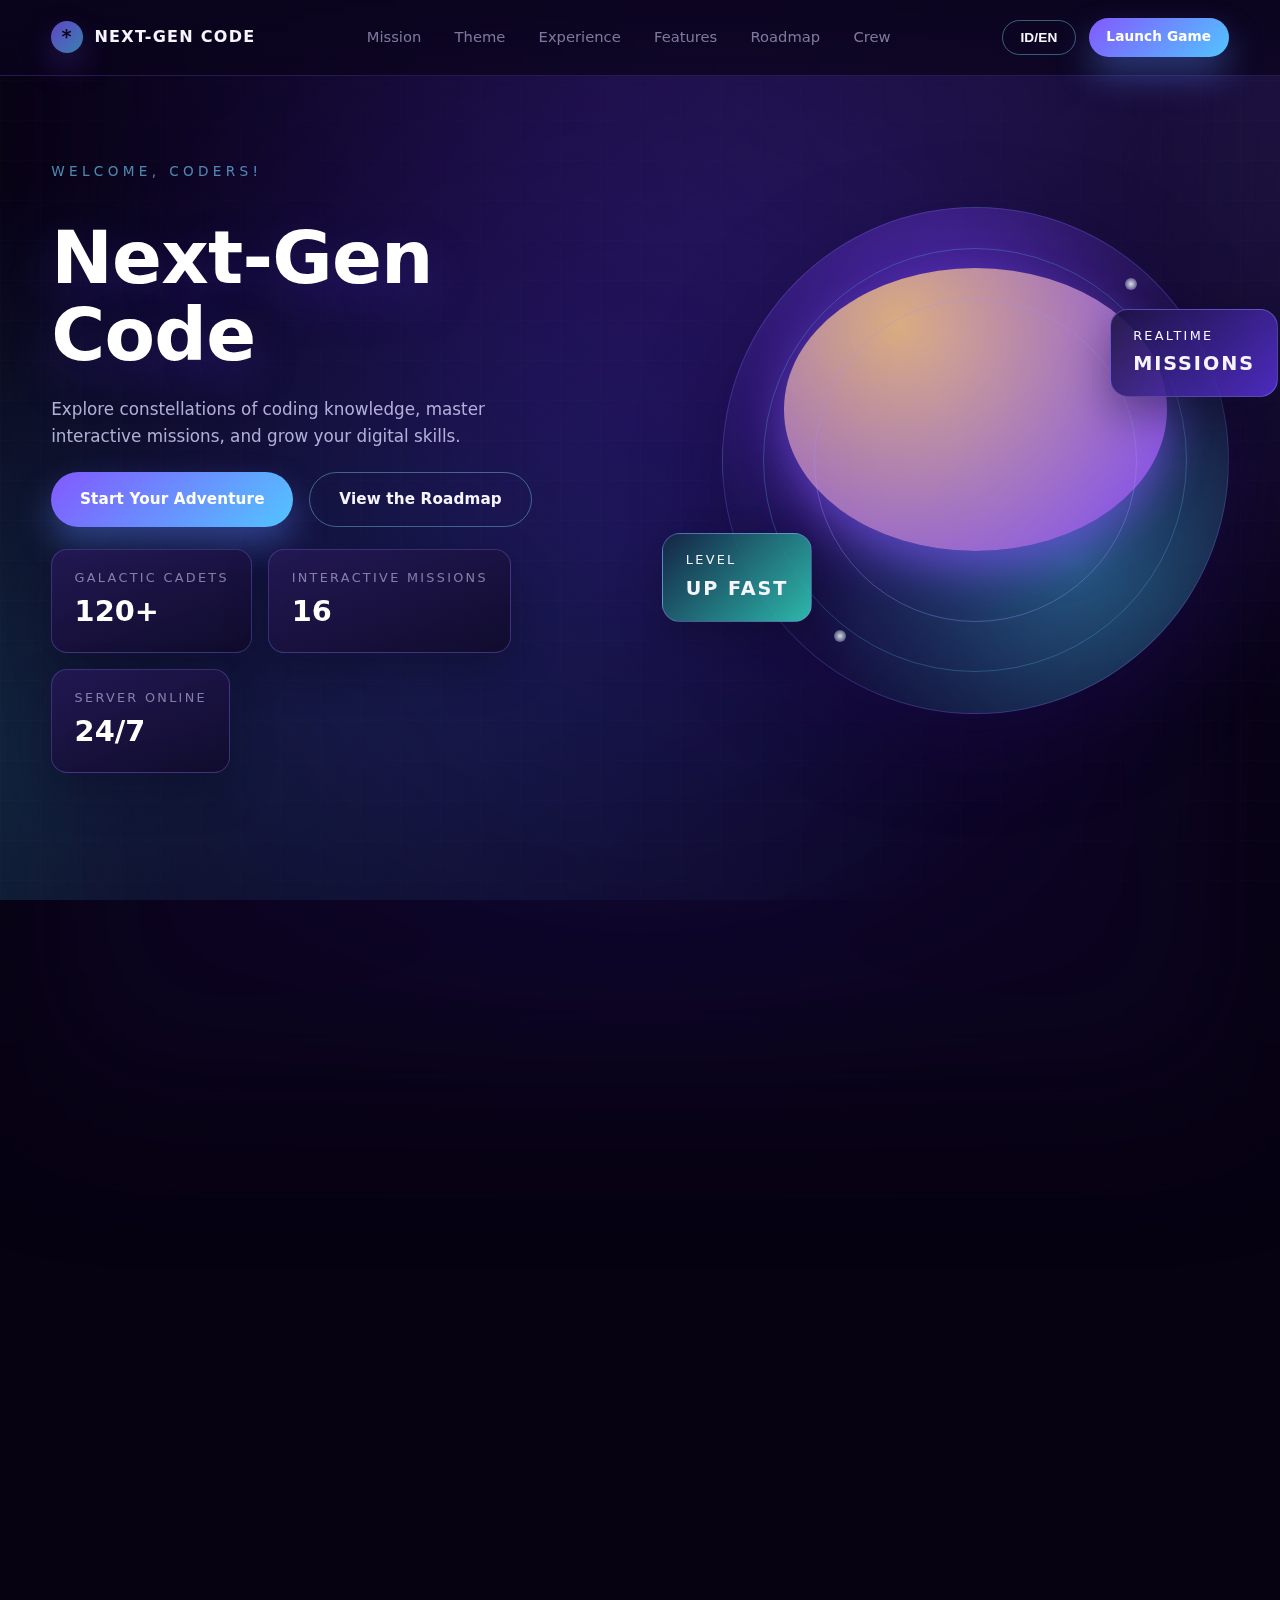
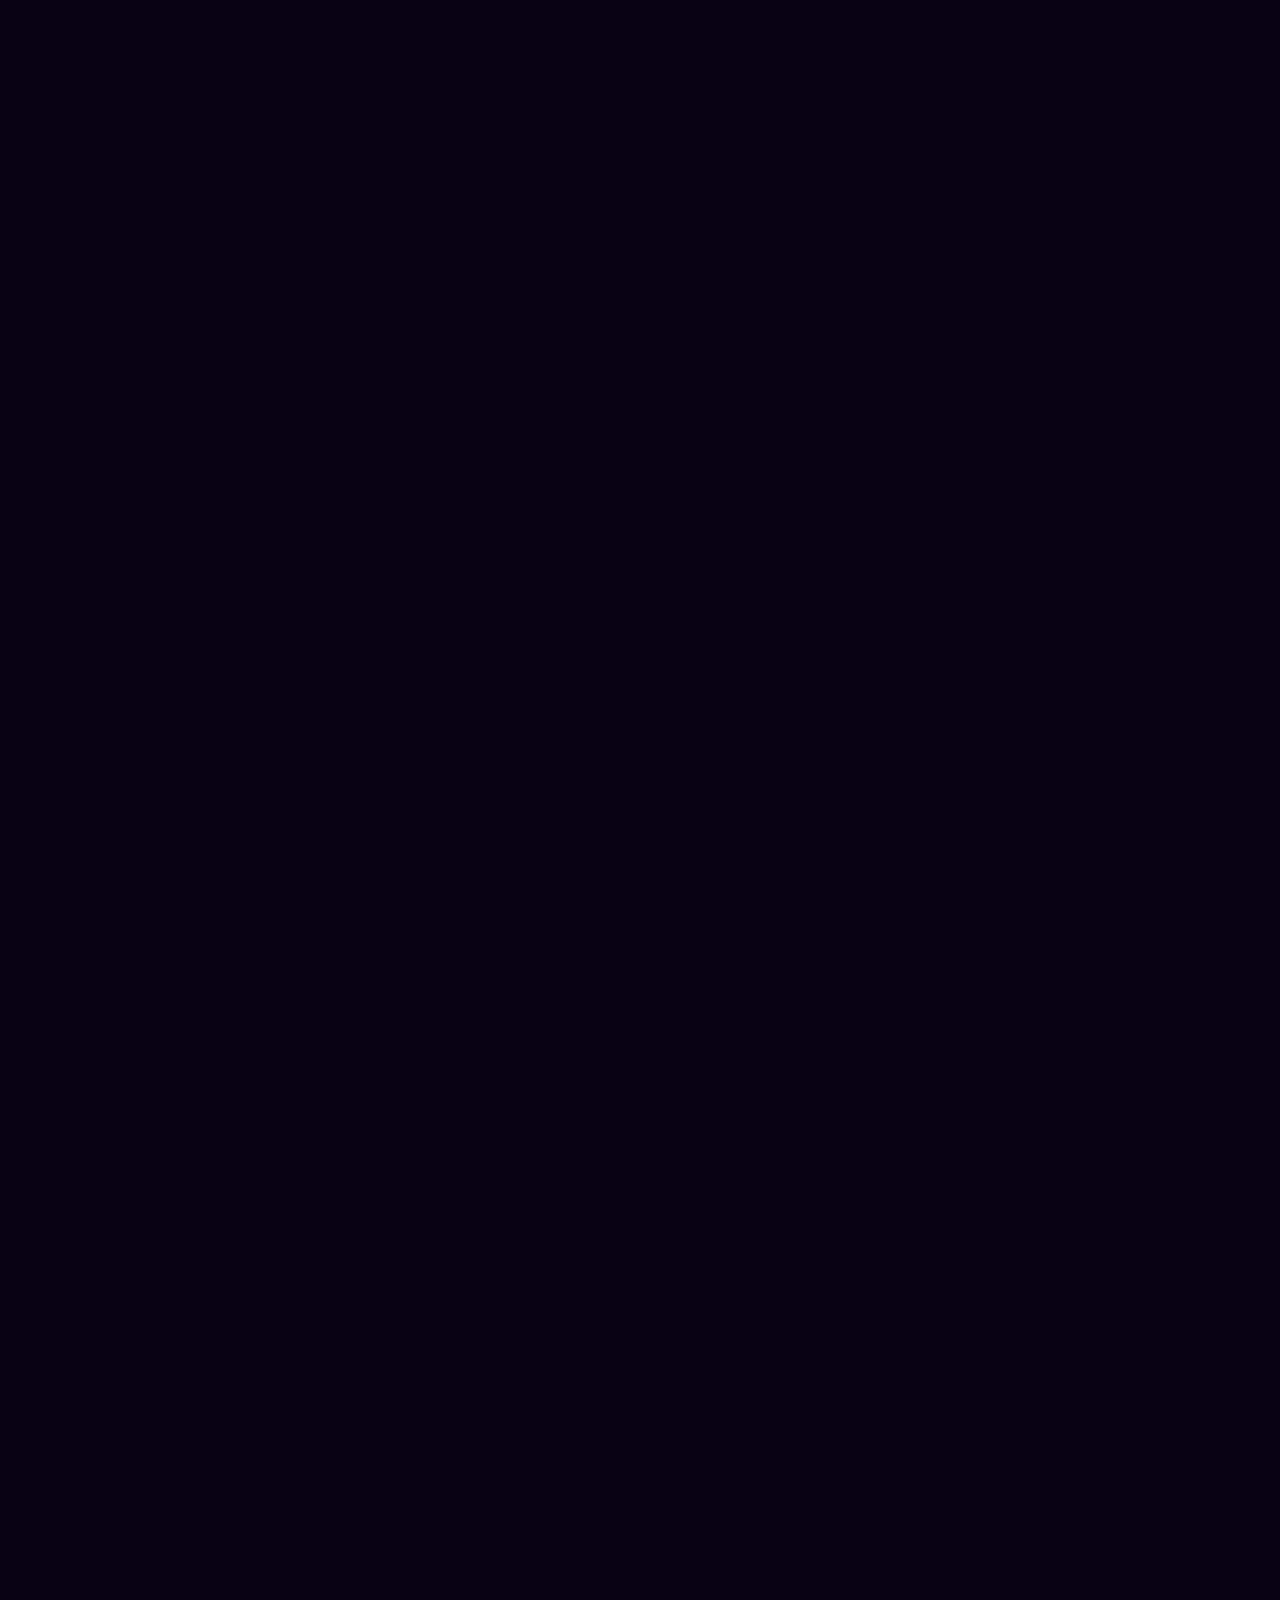
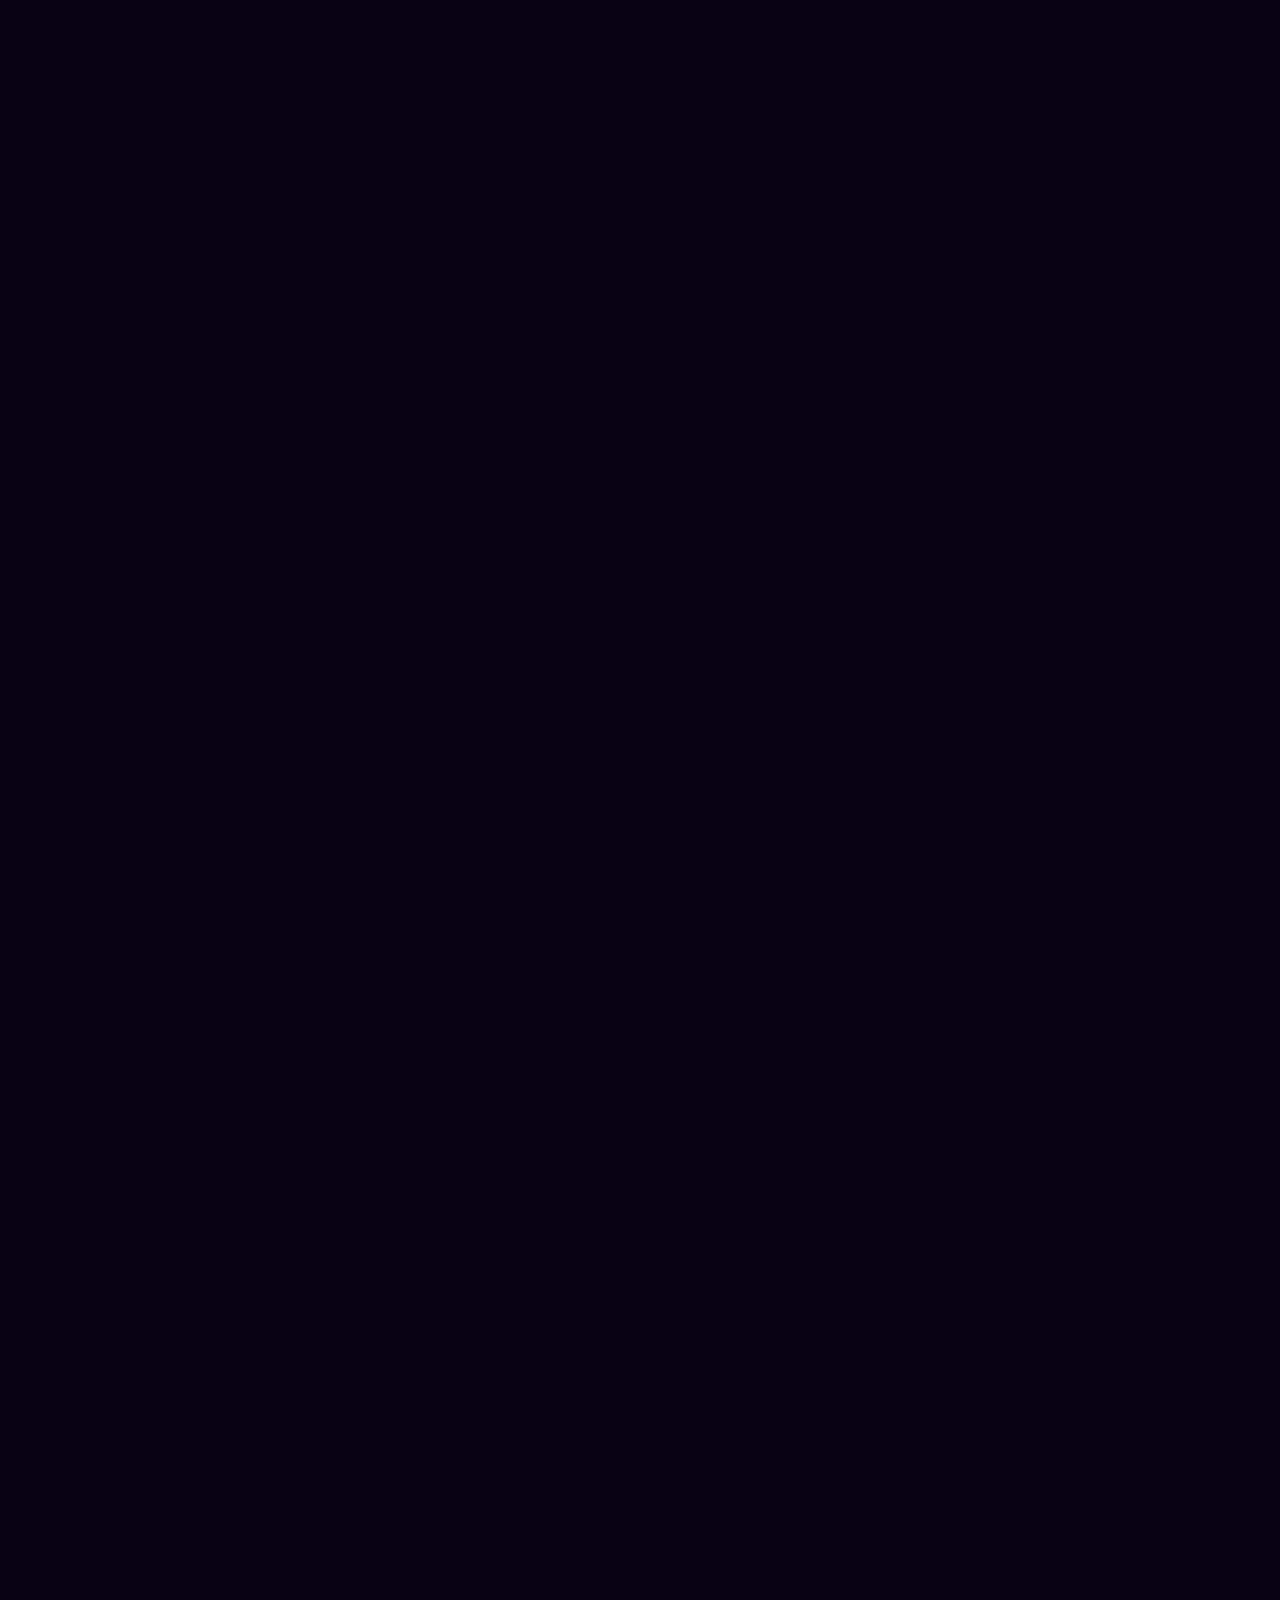
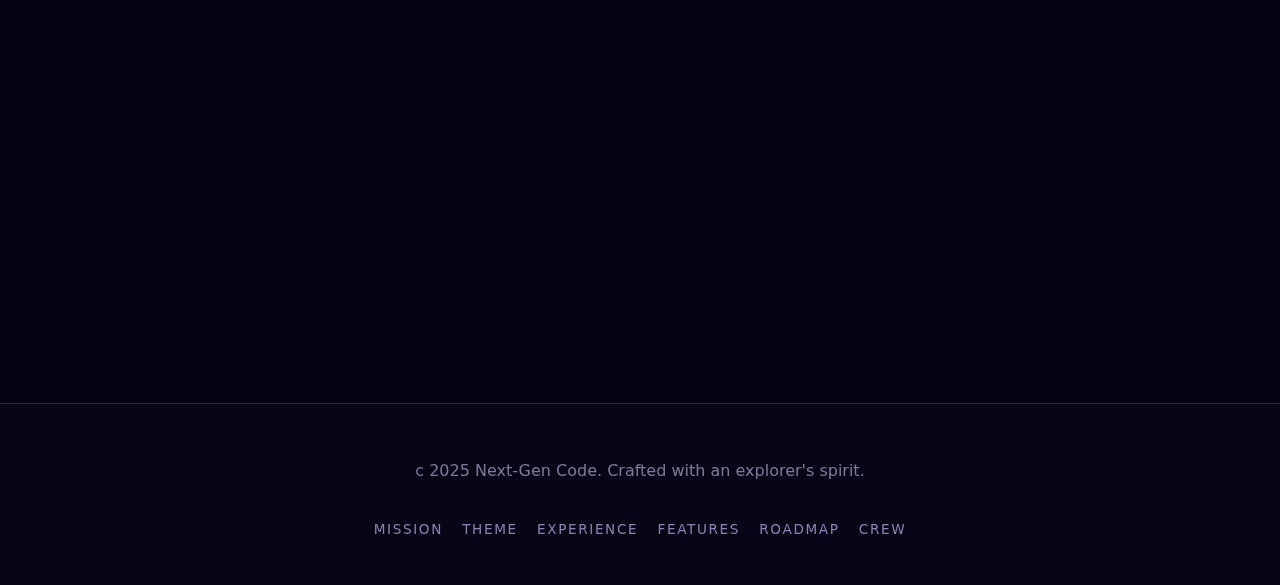
<file: index.html>
<!DOCTYPE html>
<html lang="en">
<head>
  <meta charset="UTF-8">
  <meta name="viewport" content="width=device-width, initial-scale=1.0">
  <title>Next-Gen Code</title>
  <link rel="stylesheet" href="static/css/index.css">
</head>
<body class="landing">
  <div class="background-scene" aria-hidden="true">
    <div class="background-gradient"></div>
    <div class="background-grid"></div>
    <div class="background-glow"></div>
  </div>

  <header class="landing-header" data-aos="fade">
    <div class="layout-shell">
      <div class="brand">
        <span class="brand-mark">*</span>
        <span class="brand-name">Next-Gen Code</span>
      </div>
      <nav class="nav-links" aria-label="Primary">
        <a href="#mission" data-i18n="nav.mission">Mission</a>
        <a href="#theme" data-i18n="nav.theme">Theme</a>
        <a href="#experience" data-i18n="nav.experience">Experience</a>
        <a href="#features" data-i18n="nav.features">Features</a>
        <a href="#roadmap" data-i18n="nav.roadmap">Roadmap</a>
        <a href="#crew" data-i18n="nav.crew">Crew</a>
      </nav>
      <div class="nav-actions">
        <button type="button" class="btn outline small" id="langToggle" aria-label="Switch to Indonesian" aria-pressed="false">ID/EN</button>
        <a href="game.html" class="btn small">Launch Game</a>
      </div>
    </div>
  </header>

  <main>
    <section class="hero" id="mission" data-aos="fade">
      <div class="layout-shell hero-shell">
        <div class="hero-content">
          <p class="hero-eyebrow">Welcome, Coders!</p>
          <h1 class="hero-title">Next-Gen Code</h1>
          <p class="hero-subtitle" data-i18n="hero.subtitle">Explore constellations of coding knowledge, master interactive missions, and grow your digital skills.</p>
          <div class="hero-actions">
            <a href="game.html" class="btn" data-i18n="hero.ctaPrimary">Start Your Adventure</a>
            <a href="#roadmap" class="btn outline" data-i18n="hero.ctaSecondary">View the Roadmap</a>
          </div>
          <dl class="hero-stats">
            <div class="stat-card" data-aos="fade-up">
              <dt>Galactic Cadets</dt>
              <dd>120+</dd>
            </div>
            <div class="stat-card" data-aos="fade-up">
              <dt data-i18n="hero.stats.missions">Interactive Missions</dt>
              <dd>16</dd>
            </div>
            <div class="stat-card" data-aos="fade-up">
              <dt>Server Online</dt>
              <dd>24/7</dd>
            </div>
          </dl>
        </div>
        <div class="hero-visual" aria-hidden="true">
          <div class="hero-planet"></div>
          <div class="hero-ring hero-ring-one"></div>
          <div class="hero-ring hero-ring-two"></div>
          <div class="hero-spark hero-spark-one"></div>
          <div class="hero-spark hero-spark-two"></div>
          <div class="hero-module">
            <span>Realtime</span>
            <strong>Missions</strong>
          </div>
          <div class="hero-module alt">
            <span>Level</span>
            <strong>Up Fast</strong>
          </div>
        </div>
      </div>
    </section>

    <section class="theme-section" id="theme" data-aos="fade">
      <div class="theme-glow" aria-hidden="true"></div>
      <div class="theme-inner">
        <div class="theme-header" data-aos="fade">
          <span class="theme-eyebrow">Competition Pillars</span>
          <h2 class="theme-title" data-i18n="theme.title">Theme &amp; Subthemes</h2>
          <p class="theme-description" data-i18n="theme.body">The National Coding &amp; Game Championship 2025 carries the theme "Next-Gen Code: Fly Higher to Digital Universe". We emphasize creativity, interactivity and gameplay, technical excellence, visual &amp; UX polish, and originality.</p>
        </div>
        <div class="theme-grid">
          <article class="theme-card theme-card--adventure" tabindex="0" data-aos="fade-up">
            <div class="theme-card-top">
              <span class="theme-card-icon" aria-hidden="true">
                <svg viewBox="0 0 24 24" focusable="false">
                  <path d="M12 3c2.3 2 3.7 5.6 3.7 8.6v0.7l2.3 2.4-2.3 2.4v0.7c0 3-1.4 6.6-3.7 8.6-2.3-2-3.7-5.6-3.7-8.6v-0.7l-2.3-2.4 2.3-2.4v-0.7C8.3 8.6 9.7 5 12 3z" />
                  <path d="M10 14l2 2 2-2" />
                  <path d="M12 9.5v2.5" />
                </svg>
              </span>
              <span class="theme-card-arrow" aria-hidden="true">&rarr;</span>
            </div>
            <h3>Space Adventure</h3>
            <p data-i18n="theme.card.space">Create journeys across cosmic frontiers, from asteroid escapes to cooperative docking missions.</p>
          </article>
          <article class="theme-card theme-card--learn" tabindex="0" data-aos="fade-up">
            <div class="theme-card-top">
              <span class="theme-card-icon" aria-hidden="true">
                <svg viewBox="0 0 24 24" focusable="false">
                  <path d="M4 7.5l8-3 8 3-8 3-8-3z" />
                  <path d="M6 10v5c0 1.7 2.7 3 6 3s6-1.3 6-3v-5" />
                  <path d="M10 12h4" />
                </svg>
              </span>
              <span class="theme-card-arrow" aria-hidden="true">&rarr;</span>
            </div>
            <h3>Learn &amp; Play</h3>
            <p data-i18n="theme.card.learn">Blend playful challenges with lessons that help cadets master digital literacy and coding logic.</p>
          </article>
          <article class="theme-card theme-card--culture" tabindex="0" data-aos="fade-up">
            <div class="theme-card-top">
              <span class="theme-card-icon" aria-hidden="true">
                <svg viewBox="0 0 24 24" focusable="false">
                  <path d="M5 6h14l-2 12H7L5 6z" />
                  <path d="M9 10h6" />
                  <path d="M9 13h4" />
                  <path d="M10 6l1-3h2l1 3" />
                </svg>
              </span>
              <span class="theme-card-arrow" aria-hidden="true">&rarr;</span>
            </div>
            <h3>Digital Culture</h3>
            <p data-i18n="theme.card.culture">Celebrate creativity, culture, and futuristic storytelling through immersive interactive media.</p>
          </article>
        </div>
        <p class="theme-note" data-i18n="theme.note"><strong>Projects may include:</strong> web-based educational games, interactive quizzes, light adventures, web animations, interactive storytelling, and other relevant innovative forms.</p>
      </div>
    </section>

    <section class="immersion-section" id="experience" data-aos="fade">
      <div class="section-heading">
        <span class="eyebrow" data-i18n="immersion.eyebrow">Immersive Experience</span>
        <h2 data-i18n="immersion.heading">Why Coders Love Next-Gen Code?</h2>
        <p data-i18n="immersion.caption">Hover over the cards to preview enhancements.</p>
      </div>
      <div class="immersion-layout">
        <div class="immersion-grid">
          <article class="immersion-card" data-experience="missions" tabindex="0" data-aos="fade-up">
            <h3 data-i18n="immersion.card1.title">Dynamic Mission Briefs</h3>
            <p data-i18n="immersion.card1.body">Receive adaptive objectives, narrative snippets, and hints as waves intensify.</p>
          </article>
          <article class="immersion-card" data-experience="progression" tabindex="0" data-aos="fade-up">
            <h3 data-i18n="immersion.card2.title">Progressive Skill Tree</h3>
            <p data-i18n="immersion.card2.body">Earn badges, unlock weapon mods, and showcase mastery through seasonal leaderboards.</p>
          </article>
          <article class="immersion-card" data-experience="coop" tabindex="0" data-aos="fade-up">
            <h3 data-i18n="immersion.card3.title">Squad Collaboration</h3>
            <p data-i18n="immersion.card3.body">Pair up for co-op challenges, share loadouts, and create micro-events for your crew.</p>
          </article>
        </div>
        <div class="immersion-holo" aria-hidden="true" data-aos="fade">
          <div class="holo-orb"></div>
          <p class="holo-caption">Mission intel adapts to your style.</p>
        </div>
      </div>
    </section>

    <section class="feature-section" id="features" data-aos="fade">
      <div class="section-heading">
        <p class="eyebrow" data-i18n="features.eyebrow">Key Features</p>
        <h2 data-i18n="features.heading">Learn While Adventuring</h2>
        <p data-i18n="features.description">Traverse a galaxy of coding modules with arcade gameplay, leaderboards, and adaptive learning.</p>
      </div>
      <div class="feature-grid">
        <article class="feature-card" data-aos="fade-up">
          <div class="feature-card-header">
            <span class="feature-icon" aria-hidden="true">01</span>
            <h3 data-i18n="features.card1.title">Interactive Simulation</h3>
          </div>
          <p data-i18n="features.card1.body">Use the game canvas to grasp logic, 2D physics, and particle systems firsthand.</p>
          <ul>
            <li data-i18n="features.card1.item1">Challenge-based modules</li>
            <li data-i18n="features.card1.item2">Real-time visual analysis</li>
            <li data-i18n="features.card1.item3">Integrated tutorials</li>
          </ul>
        </article>
        <article class="feature-card" data-aos="fade-up">
          <div class="feature-card-header">
            <span class="feature-icon" aria-hidden="true">02</span>
            <h3 data-i18n="features.card2.title">Cosmic Curriculum</h3>
          </div>
          <p data-i18n="features.card2.body">Each planet represents a different coding topic, from Python fundamentals to simple AI.</p>
          <ul>
            <li data-i18n="features.card2.item1">Automatically tiered levels</li>
            <li data-i18n="features.card2.item2">Badges for every achievement</li>
            <li data-i18n="features.card2.item3">Bilingual content (ID &amp; EN)</li>
          </ul>
        </article>
        <article class="feature-card" data-aos="fade-up">
          <div class="feature-card-header">
            <span class="feature-icon" aria-hidden="true">03</span>
            <h3 data-i18n="features.card3.title">Community &amp; Crew</h3>
          </div>
          <p data-i18n="features.card3.body">Collaborate with teammates, join weekly events, and build open source projects together.</p>
          <ul>
            <li>Squad voice channel</li>
            <li data-i18n="features.card3.item2">Industry mentors</li>
            <li data-i18n="features.card3.item3">Cross-school leaderboards</li>
          </ul>
        </article>
      </div>
    </section>

    <section class="roadmap" id="roadmap" data-aos="fade">
      <div class="section-heading">
        <p class="eyebrow">Roadmap</p>
        <h2 data-i18n="roadmap.heading">Learning Orbit Trajectory</h2>
        <p data-i18n="roadmap.description">Follow mission phases designed so every cadet can level up step by step.</p>
      </div>
      <ol class="roadmap-track">
        <li data-aos="fade-up">
          <header>
            <span class="stage">Stage 01</span>
            <h3>Bootcamp Launch</h3>
          </header>
          <p data-i18n="roadmap.stage1">Fundamental syntax training, simple algorithms, and an introduction to the Flask environment.</p>
        </li>
        <li data-aos="fade-up">
          <header>
            <span class="stage">Stage 02</span>
            <h3>Galaxy Builder</h3>
          </header>
          <p data-i18n="roadmap.stage2">Build mini-games, manipulate the canvas, and apply OOP concepts to the game loop.</p>
        </li>
        <li data-aos="fade-up">
          <header>
            <span class="stage">Stage 03</span>
            <h3>Hyperdrive Collaboration</h3>
          </header>
          <p data-i18n="roadmap.stage3">Integrate APIs, leaderboards, and deployment so every cadet can access the missions.</p>
        </li>
      </ol>
    </section>

    <section class="crew" id="crew" data-aos="fade">
      <div class="section-heading">
        <p class="eyebrow">Galactic Crew</p>
        <h2>Mentor &amp; Navigator</h2>
        <p data-i18n="crew.subtitle">A team ready to guide you through the nebula of coding challenges.</p>
      </div>
      <div class="crew-grid">
        <article class="crew-card" data-aos="fade-up">
          <div class="avatar" aria-hidden="true">RR</div>
          <h3>Revan Ramadhan</h3>
          <p>Navigator AI &amp; Gameplay</p>
          <span data-i18n="crew.member1">Blends storytelling with educational interaction.</span>
        </article>
        <article class="crew-card" data-aos="fade-up">
          <div class="avatar" aria-hidden="true">RR</div>
          <h3>Revan Ramadhan</h3>
          <p>Lead Engineer</p>
          <span data-i18n="crew.member2">Designs modular, scalable game architecture.</span>
        </article>
        <article class="crew-card" data-aos="fade-up">
          <div class="avatar" aria-hidden="true">RR</div>
          <h3>Revan Ramadhan</h3>
          <p>Creative Director</p>
          <span data-i18n="crew.member3">Curates cosmic visuals to stay immersive and inspiring.</span>
        </article>
      </div>
    </section>

    <section class="cta" data-aos="fade">
      <div class="cta-card">
        <h2 data-i18n="cta.heading">Ready to launch your first mission?</h2>
        <p data-i18n="cta.body">Hit the Launch Game button and explore a cosmic canvas filled with thrilling challenges.</p>
        <a href="game.html" class="btn" data-i18n="cta.button">Launch the Game Now</a>
      </div>
    </section>
  </main>

  <footer class="landing-footer">
    <div class="layout-shell footer-shell">
      <p data-i18n="footer.copy">&copy; 2025 Next-Gen Code. Crafted with an explorer's spirit.</p>
      <div class="footer-links">
        <a href="#mission" data-i18n="nav.mission">Mission</a>
        <a href="#theme" data-i18n="nav.theme">Theme</a>
        <a href="#experience" data-i18n="nav.experience">Experience</a>
        <a href="#features" data-i18n="nav.features">Features</a>
        <a href="#roadmap" data-i18n="nav.roadmap">Roadmap</a>
        <a href="#crew" data-i18n="nav.crew">Crew</a>
      </div>
    </div>
  </footer>

  <script>
    (() => {
      const translations = {
        en: {
          "hero.subtitle": "Explore constellations of coding knowledge, master interactive missions, and grow your digital skills.",
          "hero.ctaPrimary": "Start Your Adventure",
          "hero.ctaSecondary": "View the Roadmap",
          "hero.stats.missions": "Interactive Missions",
          "nav.mission": "Mission",
          "nav.theme": "Theme",
          "nav.experience": "Experience",
          "nav.features": "Features",
          "nav.roadmap": "Roadmap",
          "nav.crew": "Crew",
          "theme.title": "Theme & Subthemes",
          "theme.body": "The National Coding & Game Championship 2025 carries the theme 'Galaxy of Coders: Fly Higher to Digital Universe'. I emphasize creativity, interactivity & gameplay, technical quality, visual & UX excellence, and originality.",
          "theme.card.space": "Create journeys across cosmic frontiers, from asteroid escapes to cooperative docking missions.",
          "theme.card.learn": "Blend playful challenges with lessons that help cadets master digital literacy and coding logic.",
          "theme.card.culture": "Celebrate creativity, culture, and futuristic storytelling through immersive interactive media.",
          "theme.note": "Projects may include: web-based educational games, interactive quizzes, light adventures, web animations, interactive storytelling, and other relevant innovative forms.",
          "immersion.eyebrow": "Immersive Experience",
          "immersion.heading": "Why Coders Love Next-Gen Code?",
          "immersion.card1.title": "Dynamic Mission Briefs",
          "immersion.card1.body": "Receive adaptive objectives, narrative snippets, and hints as waves intensify.",
          "immersion.card2.title": "Progressive Skill Tree",
          "immersion.card2.body": "Earn badges, unlock weapon mods, and showcase mastery through seasonal leaderboards.",
          "immersion.card3.title": "Squad Collaboration",
          "immersion.card3.body": "Pair up for co-op challenges, share loadouts, and create micro-events for your crew.",
          "immersion.caption": "Hover over the cards to preview enhancements.",
          "features.eyebrow": "Key Features",
          "features.heading": "Learn While Adventuring",
          "features.description": "Traverse a galaxy of coding modules with arcade gameplay, leaderboards, and adaptive learning.",
          "features.card1.title": "Interactive Simulation",
          "features.card1.body": "Use the game canvas to grasp logic, 2D physics, and particle systems firsthand.",
          "features.card1.item1": "Challenge-based modules",
          "features.card1.item2": "Real-time visual analysis",
          "features.card1.item3": "Integrated tutorials",
          "features.card2.title": "Cosmic Curriculum",
          "features.card2.body": "Each planet represents a different coding topic, from Python fundamentals to simple AI.",
          "features.card2.item1": "Automatically tiered levels",
          "features.card2.item2": "Badges for every achievement",
          "features.card2.item3": "Bilingual content (ID & EN)",
          "features.card3.title": "Community & Crew",
          "features.card3.body": "Collaborate with teammates, join weekly events, and build open source projects together.",
          "features.card3.item2": "Industry mentors",
          "features.card3.item3": "Cross-school leaderboards",
          "roadmap.heading": "Learning Orbit Trajectory",
          "roadmap.description": "Follow mission phases designed so every cadet can level up step by step.",
          "roadmap.stage1": "Fundamental syntax training, simple algorithms, and an introduction to the Flask environment.",
          "roadmap.stage2": "Build mini-games, manipulate the canvas, and apply OOP concepts to the game loop.",
          "roadmap.stage3": "Integrate APIs, leaderboards, and deployment so every cadet can access the missions.",
          "crew.subtitle": "A team ready to guide you through the nebula of coding challenges.",
          "crew.member1": "Blends storytelling with educational interaction.",
          "crew.member2": "Designs modular, scalable game architecture.",
          "crew.member3": "Curates cosmic visuals to stay immersive and inspiring.",
          "cta.heading": "Ready to launch your first mission?",
          "cta.body": "Hit the Launch Game button and explore a cosmic canvas filled with thrilling challenges.",
          "cta.button": "Launch the Game Now",
          "footer.copy": "c 2025 Next-Gen Code. Crafted with an explorer's spirit."
        },
        id: {
          "hero.subtitle": "Jelajahi konstelasi pengetahuan coding, kuasai misi interaktif, dan kembangkan skill digitalmu.",
          "hero.ctaPrimary": "Mulai Petualangan",
          "hero.ctaSecondary": "Lihat Roadmap",
          "hero.stats.missions": "Misi Interaktif",
          "nav.mission": "Misi",
          "nav.theme": "Tema",
          "nav.experience": "Pengalaman",
          "nav.features": "Fitur",
          "nav.roadmap": "Roadmap",
          "nav.crew": "Crew",
          "theme.title": "Tema & Subtema",
          "theme.body": "National Coding & Game Championship 2025 mengusung tema 'Galaxy of Coders: Fly Higher ke Digital Universe'. Aku menekankan unsur kreativitas, interaktivitas & gameplay, kualitas teknis, keindahan visual & UX, serta orisinalitas.",
          "theme.card.space": "Rancang petualangan melintasi frontier kosmik, dari lolos asteroid hingga misi docking kolaboratif.",
          "theme.card.learn": "Padukan tantangan seru dengan pembelajaran yang membantu kadet menguasai literasi digital dan logika koding.",
          "theme.card.culture": "Rayakan kreativitas, budaya, dan storytelling futuristik lewat media interaktif yang imersif.",
          "theme.note": "Proyek dapat berupa: game edukatif berbasis web, kuis interaktif, petualangan sederhana, animasi web, storytelling interaktif, dan inovasi relevan lainnya.",
          "immersion.eyebrow": "Pengalaman Imersif",
          "immersion.heading": "Kenapa Coders Suka Next-Gen Code?",
          "immersion.card1.title": "Briefing Misi Dinamis",
          "immersion.card1.body": "Terima objektif adaptif, potongan narasi, dan petunjuk saat gelombang makin intens.",
          "immersion.card2.title": "Skill Tree Progresif",
          "immersion.card2.body": "Raih badge, buka mod senjata, dan pamerkan keahlian lewat leaderboard musiman.",
          "immersion.card3.title": "Kolaborasi Squad",
          "immersion.card3.body": "Bekerja sama untuk tantangan co-op, berbagi loadout, dan ciptakan micro-event bersama kru.",
          "immersion.caption": "Arahkan kursor ke kartu untuk melihat peningkatan.",
          "features.eyebrow": "Fitur Utama",
          "features.heading": "Belajar sambil berpetualang",
          "features.description": "Lintasi galaksi modul coding dengan gameplay arcade, leaderboard, dan pembelajaran adaptif.",
          "features.card1.title": "Simulasi Interaktif",
          "features.card1.body": "Gunakan kanvas game untuk memahami logika, fisika 2D, dan sistem partikel secara langsung.",
          "features.card1.item1": "Modul berbasis tantangan",
          "features.card1.item2": "Analisis visual real-time",
          "features.card1.item3": "Integrasi tutorial",
          "features.card2.title": "Kurikulum Kosmik",
          "features.card2.body": "Setiap planet mewakili topik koding berbeda, dari dasar Python hingga AI sederhana.",
          "features.card2.item1": "Level bertingkat otomatis",
          "features.card2.item2": "Badge untuk setiap pencapaian",
          "features.card2.item3": "Konten bilingual (ID & EN)",
          "features.card3.title": "Komunitas & Crew",
          "features.card3.body": "Kolaborasi dengan rekan tim, ikuti event mingguan, dan bangun proyek open source bersama.",
          "features.card3.item2": "Mentor dari industri",
          "features.card3.item3": "Leaderboard lintas sekolah",
          "roadmap.heading": "Lintasan Orbit Pembelajaran",
          "roadmap.description": "Ikuti tahapan misi yang kami desain agar setiap cadet dapat leveling secara bertahap.",
          "roadmap.stage1": "Pelatihan dasar sintaks, algoritma sederhana, dan pengenalan environment Flask.",
          "roadmap.stage2": "Membuat mini game, memanipulasi kanvas, serta menerapkan konsep OOP pada game loop.",
          "roadmap.stage3": "Integrasi API, leaderboard, dan deployment sehingga misi bisa diakses seluruh kadet.",
          "crew.subtitle": "Tim yang siap membimbingmu melintasi nebula tantangan coding.",
          "crew.member1": "Memadukan storytelling dengan interaksi edukatif.",
          "crew.member2": "Mendesain arsitektur game modular dan scalable.",
          "crew.member3": "Mengkurasi visual kosmik agar imersif dan inspiratif.",
          "cta.heading": "Siap memulai misi pertamamu?",
          "cta.body": "Tekan tombol Launch Game dan jelajahi kanvas kosmik yang penuh tantangan seru.",
          "cta.button": "Launch Game Sekarang",
          "footer.copy": "c 2025 Next-Gen Code. Dibuat dengan semangat eksplorasi."
        }
      };

      const toggleBtn = document.getElementById('langToggle');
      const elements = document.querySelectorAll('[data-i18n]');
      const smoothAnchors = document.querySelectorAll('a[href^="#"]');
      const immersionCards = document.querySelectorAll('.immersion-card');
      const holoOrb = document.querySelector('.holo-orb');
      const holoCaption = document.querySelector('.holo-caption');
      const aosElements = document.querySelectorAll('[data-aos]');
      let currentLocale = 'en';
      const prefersReducedMotion = window.matchMedia('(prefers-reduced-motion: reduce)').matches;

      const experienceMessages = {
        missions: {
          en: 'Mission intel adapts to your style.',
          id: 'Intel misi menyesuaikan gaya bermainmu.'
        },
        progression: {
          en: 'Track growth with badges and seasonal ranks.',
          id: 'Lacak progres lewat badge dan peringkat musiman.'
        },
        coop: {
          en: 'Coordinate squad maneuvers in co-op events.',
          id: 'Koordinasikan manuver squad dalam event co-op.'
        }
      };

      function updateHolo(dataset = 'missions') {
        if (!holoOrb || !holoCaption) return;
        holoOrb.dataset.active = dataset;
        const locale = currentLocale === 'id' ? 'id' : 'en';
        const message = experienceMessages[dataset]?.[locale];
        holoCaption.textContent = message || holoCaption.textContent;
      }

      const applyLocale = (locale) => {
        elements.forEach((element) => {
          const key = element.dataset.i18n;
          const copy = translations[locale]?.[key];
          if (typeof copy !== 'undefined') {
            element.textContent = copy;
          }
        });
        currentLocale = locale;
        document.documentElement.setAttribute('lang', locale === 'id' ? 'id' : 'en');
        if (toggleBtn) {
          toggleBtn.setAttribute('aria-pressed', locale === 'id' ? 'true' : 'false');
          toggleBtn.setAttribute('aria-label', locale === 'id' ? 'Switch to English' : 'Switch to Indonesian');
        }
        updateHolo(holoOrb?.dataset.active || 'missions');
      };

      if (toggleBtn) {
        toggleBtn.addEventListener('click', () => {
          const nextLocale = currentLocale === 'en' ? 'id' : 'en';
          applyLocale(nextLocale);
        });
      }

      applyLocale('en');

      smoothAnchors.forEach((anchor) => {
        anchor.addEventListener('click', (event) => {
          const targetId = anchor.getAttribute('href');
          if (!targetId || targetId === '#') return;
          const target = document.querySelector(targetId);
          if (!target) return;
          event.preventDefault();
          target.scrollIntoView({ behavior: prefersReducedMotion ? 'auto' : 'smooth', block: 'start' });
        });
      });

      immersionCards.forEach((card) => {
        card.addEventListener('mouseenter', () => updateHolo(card.dataset.experience));
        card.addEventListener('focus', () => updateHolo(card.dataset.experience));
      });
      updateHolo('missions');

      if (aosElements.length) {
        const observerOptions = { threshold: 0.2, rootMargin: '0px 0px -10%' };
        const reveal = (entry) => {
          entry.target.classList.add('is-aos-visible');
        };

        if (prefersReducedMotion) {
          aosElements.forEach((el) => el.classList.add('is-aos-visible'));
        } else {
          const aosObserver = new IntersectionObserver((entries) => {
            entries.forEach((entry) => {
              if (entry.isIntersecting) {
                reveal(entry);
                aosObserver.unobserve(entry.target);
              }
            });
          }, observerOptions);

          aosElements.forEach((el) => aosObserver.observe(el));
        }
      }
    })();
  </script>
</body>
</html>
</file>
<file: static/css/index.css>
/* Design tokens */
:root {
  --bg-main: #070212;
  --bg-surface: rgba(18, 13, 39, 0.9);
  --bg-surface-strong: rgba(26, 18, 63, 0.92);
  --bg-glass: rgba(28, 21, 66, 0.6);
  --accent-primary: #7d5cff;
  --accent-secondary: #5ee0ff;
  --accent-emerald: #25ffda;
  --text-primary: #f5f4ff;
  --text-secondary: rgba(217, 215, 255, 0.8);
  --text-dim: rgba(200, 198, 239, 0.6);
  --border-soft: rgba(124, 107, 220, 0.35);
  --border-strong: rgba(151, 140, 255, 0.45);
  --radius-large: 36px;
  --radius-medium: 24px;
  --radius-small: 16px;
  --shadow-xl: 0 30px 80px rgba(8, 3, 35, 0.6);
  --shadow-lg: 0 24px 60px rgba(8, 4, 34, 0.45);
  --shadow-md: 0 18px 40px rgba(11, 9, 32, 0.4);
  font-family: 'Inter', 'Segoe UI', system-ui, sans-serif;
  color-scheme: dark;
}

*,
*::before,
*::after {
  box-sizing: border-box;
}

html, body {
  margin: 0;
  padding: 0;
  min-height: 100%;
}

body {
  background: radial-gradient(circle at top, rgba(74, 34, 158, 0.25), transparent 45%) fixed, var(--bg-main);
  color: var(--text-primary);
  line-height: 1.6;
}

img, svg {
  display: block;
  max-width: 100%;
}

a {
  color: inherit;
  text-decoration: none;
}

.landing {
  position: relative;
  overflow-x: hidden;
}

.background-scene {
  position: fixed;
  inset: 0;
  z-index: -2;
  pointer-events: none;
}

.background-gradient {
  position: absolute;
  inset: 0;
  background: radial-gradient(120% 120% at 80% 10%, rgba(124, 92, 255, 0.45), transparent 60%), radial-gradient(120% 120% at 10% 85%, rgba(69, 199, 255, 0.35), transparent 55%);
  opacity: 0.65;
}

.background-grid {
  position: absolute;
  inset: 0;
  background-image: linear-gradient(rgba(255, 255, 255, 0.04) 1px, transparent 1px), linear-gradient(90deg, rgba(255, 255, 255, 0.04) 1px, transparent 1px);
  background-size: 40px 40px;
  opacity: 0.35;
}

.background-glow {
  position: absolute;
  left: 50%;
  top: 55%;
  width: 1200px;
  height: 1200px;
  background: radial-gradient(circle, rgba(78, 40, 255, 0.4) 0%, rgba(15, 6, 41, 0.95) 70%);
  transform: translate(-50%, -50%);
  filter: blur(80px);
  opacity: 0.6;
}

.layout-shell {
  width: min(1200px, 92vw);
  margin: 0 auto;
  display: flex;
  align-items: center;
  gap: clamp(1.4rem, 3vw, 2.8rem);
}

.btn {
  display: inline-flex;
  align-items: center;
  justify-content: center;
  gap: 0.5rem;
  padding: 0.9rem 1.8rem;
  border-radius: 999px;
  border: none;
  font-weight: 600;
  font-size: 0.95rem;
  letter-spacing: 0.01em;
  cursor: pointer;
  transition: transform 0.3s ease, box-shadow 0.3s ease, background 0.3s ease, color 0.3s ease;
  background: linear-gradient(135deg, #8259ff, #52c4ff);
  color: #fff;
  box-shadow: 0 18px 35px rgba(91, 135, 255, 0.4);
}

.btn:hover,
.btn:focus-visible {
  transform: translateY(-2px);
  box-shadow: 0 22px 45px rgba(91, 135, 255, 0.5);
}

.btn:focus-visible {
  outline: 2px solid rgba(130, 89, 255, 0.6);
  outline-offset: 3px;
}

.btn.outline {
  background: transparent;
  color: var(--text-primary);
  border: 1px solid rgba(126, 223, 255, 0.4);
  box-shadow: none;
}

.btn.outline:hover,
.btn.outline:focus-visible {
  background: rgba(118, 91, 255, 0.15);
  border-color: rgba(126, 223, 255, 0.7);
}

.btn.small {
  padding: 0.55rem 1.1rem;
  font-size: 0.85rem;
}

.landing-header {
  position: sticky;
  top: 0;
  z-index: 10;
  padding: 1.1rem 0;
  background: linear-gradient(180deg, rgba(10, 4, 28, 0.9), rgba(10, 4, 28, 0.75));
  backdrop-filter: blur(18px);
  border-bottom: 1px solid rgba(130, 105, 255, 0.22);
}

.landing-header .layout-shell {
  justify-content: space-between;
}

.brand {
  display: inline-flex;
  align-items: center;
  gap: 0.7rem;
  font-weight: 700;
  letter-spacing: 0.08em;
  text-transform: uppercase;
}

.brand-mark {
  display: inline-grid;
  place-items: center;
  width: 2rem;
  height: 2rem;
  border-radius: 50%;
  background: linear-gradient(135deg, rgba(125, 92, 255, 0.75), rgba(82, 196, 255, 0.65));
  box-shadow: 0 14px 30px rgba(79, 54, 173, 0.4);
  font-size: 1.2rem;
  color: #10051f;
}

.nav-links {
  display: inline-flex;
  align-items: center;
  gap: clamp(1rem, 2.6vw, 2.2rem);
  font-size: 0.92rem;
  color: var(--text-dim);
}

.nav-links a {
  position: relative;
  font-weight: 500;
  transition: color 0.3s ease;
}

.nav-links a::after {
  content: "";
  position: absolute;
  inset: auto 0 -0.45rem 0;
  height: 2px;
  background: linear-gradient(90deg, rgba(125, 92, 255, 0.8), rgba(82, 196, 255, 0.8));
  transform: scaleX(0);
  transform-origin: left;
  transition: transform 0.3s ease;
}

.nav-links a:hover,
.nav-links a:focus-visible {
  color: var(--text-primary);
}

.nav-links a:hover::after,
.nav-links a:focus-visible::after {
  transform: scaleX(1);
}

.nav-actions {
  display: inline-flex;
  align-items: center;
  gap: 0.8rem;
}

main {
  display: grid;
  gap: clamp(4rem, 8vw, 7rem);
  padding-bottom: clamp(5rem, 10vw, 8rem);
}

.hero {
  padding-top: clamp(3rem, 7vw, 4.5rem);
}

.hero-shell {
  align-items: center;
  justify-content: space-between;
  gap: clamp(2rem, 6vw, 4rem);
}

.hero-content {
  flex: 1 1 520px;
  display: grid;
  gap: 1.4rem;
}

.hero-eyebrow {
  font-size: 0.85rem;
  letter-spacing: 0.32em;
  text-transform: uppercase;
  color: rgba(117, 208, 255, 0.65);
}

.hero-title {
  font-size: clamp(3rem, 7vw, 4.6rem);
  line-height: 1.05;
  margin: 0;
  color: #ffffff;
  letter-spacing: -0.01em;
  text-shadow: 0 18px 45px rgba(80, 48, 200, 0.35);
}

.hero-subtitle {
  color: var(--text-secondary);
  max-width: 520px;
  margin: 0;
  font-size: 1.05rem;
}

.hero-actions {
  display: flex;
  flex-wrap: wrap;
  gap: 1rem;
}

.hero-stats {
  display: flex;
  flex-wrap: wrap;
  gap: 1rem;
  margin: 0;
}

.hero-stats dt {
  font-size: 0.8rem;
  letter-spacing: 0.18em;
  text-transform: uppercase;
  color: var(--text-dim);
}

.hero-stats dd {
  font-size: 1.8rem;
  font-weight: 600;
  margin: 0;
  color: #fff;
}

.stat-card {
  min-width: 160px;
  padding: 1.1rem 1.4rem;
  border-radius: var(--radius-small);
  border: 1px solid rgba(128, 110, 233, 0.35);
  background: linear-gradient(160deg, rgba(36, 24, 85, 0.9), rgba(16, 11, 43, 0.9));
  box-shadow: var(--shadow-md);
}

.hero-visual {
  position: relative;
  flex: 1 1 420px;
  aspect-ratio: 1 / 1;
  border-radius: 50%;
  overflow: visible;
  background: radial-gradient(circle at 45% 25%, rgba(122, 62, 255, 0.55), transparent 60%), radial-gradient(circle at 70% 70%, rgba(68, 210, 255, 0.4), transparent 55%);
  backdrop-filter: blur(18px);
  border: 1px solid rgba(139, 118, 255, 0.25);
  box-shadow: 0 28px 80px rgba(22, 9, 64, 0.6);
  isolation: isolate;
}

.hero-planet {
  position: absolute;
  inset: 12% 12% 32% 12%;
  border-radius: 50%;
  background: radial-gradient(circle at 30% 20%, rgba(255, 208, 121, 0.8), rgba(129, 71, 255, 0.95));
  filter: blur(0);
  box-shadow: 0 18px 40px rgba(134, 92, 255, 0.5);
  z-index: 1;
}

.hero-ring {
  position: absolute;
  inset: 18%;
  border: 1px solid rgba(160, 145, 255, 0.35);
  border-radius: 50%;
  transform: rotate(0deg);
  z-index: 1;
}

.hero-ring-one {
  animation: rotateSlow 16s linear infinite;
}

.hero-ring-two {
  inset: 8%;
  border-color: rgba(92, 205, 255, 0.25);
  animation: rotateSlow 22s linear infinite reverse;
}

.hero-spark {
  position: absolute;
  width: 12px;
  height: 12px;
  border-radius: 50%;
  background: radial-gradient(circle, rgba(255, 255, 255, 0.85), rgba(96, 230, 255, 0.1));
  z-index: 1;
}

.hero-spark-one {
  top: 14%;
  right: 18%;
  animation: pulseSpark 3.2s ease-in-out infinite;
}

.hero-spark-two {
  bottom: 14%;
  left: 22%;
  animation: pulseSpark 4.1s ease-in-out infinite;
}

.hero-module {
  position: absolute;
  top: 20%;
  right: -10%;
  padding: 1rem 1.4rem;
  border-radius: 18px;
  background: linear-gradient(135deg, rgba(27, 18, 64, 0.9), rgba(87, 49, 214, 0.85));
  border: 1px solid rgba(148, 134, 255, 0.4);
  box-shadow: var(--shadow-md);
  display: grid;
  gap: 0.2rem;
  text-transform: uppercase;
  font-size: 0.8rem;
  letter-spacing: 0.18em;
  z-index: 2;
}

.hero-module strong {
  font-size: 1.2rem;
  letter-spacing: 0.1em;
}

.hero-module.alt {
  top: auto;
  bottom: 18%;
  right: auto;
  left: -12%;
  background: linear-gradient(135deg, rgba(20, 38, 68, 0.9), rgba(49, 214, 189, 0.85));
}

.theme-section {
  position: relative;
  width: min(1100px, 92vw);
  margin: 0 auto;
  padding: clamp(3rem, 6vw, 4.2rem);
  border-radius: var(--radius-large);
  background: linear-gradient(135deg, rgba(25, 18, 64, 0.92), rgba(11, 7, 33, 0.95));
  border: 1px solid var(--border-strong);
  box-shadow: var(--shadow-xl);
  overflow: hidden;
}

.theme-glow {
  position: absolute;
  inset: 0;
  background: radial-gradient(80% 60% at 20% 10%, rgba(124, 92, 255, 0.4), transparent 65%), radial-gradient(60% 70% at 80% 85%, rgba(78, 209, 255, 0.25), transparent 70%);
  opacity: 0.85;
  pointer-events: none;
}

.theme-inner {
  position: relative;
  z-index: 1;
  display: grid;
  gap: clamp(2rem, 4vw, 2.6rem);
}

.theme-header {
  text-align: center;
  display: grid;
  gap: 1rem;
  justify-items: center;
}

.theme-eyebrow {
  font-size: 0.75rem;
  letter-spacing: 0.32em;
  text-transform: uppercase;
  color: rgba(172, 160, 255, 0.6);
}

.theme-title {
  margin: 0;
  font-size: clamp(2.3rem, 4vw, 3.2rem);
  letter-spacing: -0.01em;
}

.theme-description {
  margin: 0;
  max-width: 640px;
  color: var(--text-secondary);
}

.theme-grid {
  display: grid;
  grid-template-columns: repeat(auto-fit, minmax(240px, 1fr));
  gap: clamp(1.5rem, 3vw, 2.4rem);
}

.theme-card {
  position: relative;
  padding: clamp(1.8rem, 3vw, 2.4rem);
  border-radius: var(--radius-medium);
  background: linear-gradient(145deg, rgba(24, 20, 60, 0.95), rgba(14, 10, 36, 0.95));
  border: 1px solid rgba(150, 135, 255, 0.22);
  display: grid;
  gap: 1rem;
  box-shadow: var(--shadow-md);
  transition: transform 0.35s ease, border-color 0.35s ease, box-shadow 0.35s ease;
}

.theme-card::before {
  content: "";
  position: absolute;
  inset: 0;
  border-radius: inherit;
  background: radial-gradient(120% 100% at 20% -10%, rgba(142, 123, 255, 0.25), transparent 60%);
  opacity: 0;
  transition: opacity 0.35s ease;
  pointer-events: none;
}

.theme-card:hover,
.theme-card:focus-visible {
  transform: translateY(-10px);
  border-color: rgba(168, 152, 255, 0.6);
  box-shadow: 0 36px 70px rgba(19, 10, 60, 0.6);
}

.theme-card:hover::before,
.theme-card:focus-visible::before {
  opacity: 1;
}

.theme-card-top {
  display: flex;
  justify-content: space-between;
  align-items: center;
}

.theme-card-icon {
  display: inline-flex;
  align-items: center;
  justify-content: center;
  width: 52px;
  height: 52px;
  border-radius: 18px;
  background: linear-gradient(135deg, rgba(124, 92, 255, 0.75), rgba(79, 53, 194, 0.75));
  border: 1px solid rgba(182, 169, 255, 0.55);
  color: #fdfbff;
  box-shadow: 0 16px 32px rgba(31, 24, 90, 0.45);
}

.theme-card-icon svg {
  width: 24px;
  height: 24px;
  stroke: currentColor;
  stroke-width: 1.4;
  fill: none;
  stroke-linecap: round;
  stroke-linejoin: round;
}

.theme-card-arrow {
  font-size: 1.5rem;
  color: rgba(214, 208, 255, 0.4);
  transition: transform 0.35s ease, color 0.35s ease;
}

.theme-card:hover .theme-card-arrow,
.theme-card:focus-visible .theme-card-arrow {
  color: rgba(227, 222, 255, 0.9);
  transform: translateX(8px);
}

.theme-card h3 {
  margin: 0;
  font-size: 1.2rem;
}

.theme-card p {
  margin: 0;
  color: var(--text-secondary);
}

.theme-note {
  margin: 0;
  text-align: center;
  color: var(--text-dim);
  font-size: 0.92rem;
}

.theme-note strong {
  color: rgba(199, 184, 255, 0.9);
}

.immersion-section,
.feature-section,
.roadmap,
.crew,
.cta {
  width: min(1200px, 92vw);
  margin: 0 auto;
}

.section-heading {
  text-align: center;
  display: grid;
  gap: 0.6rem;
  justify-items: center;
  margin-bottom: clamp(2rem, 5vw, 3rem);
}

.section-heading .eyebrow {
  font-size: 0.78rem;
  letter-spacing: 0.24em;
  text-transform: uppercase;
  color: rgba(146, 211, 255, 0.6);
}

.section-heading h2 {
  margin: 0;
  font-size: clamp(2rem, 4.2vw, 3rem);
  letter-spacing: -0.01em;
}

.section-heading p {
  margin: 0;
  max-width: 600px;
  color: var(--text-secondary);
}

.immersion-layout {
  display: grid;
  gap: clamp(2rem, 4vw, 3rem);
  align-items: center;
}

.immersion-grid {
  display: grid;
  grid-template-columns: repeat(auto-fit, minmax(220px, 1fr));
  gap: clamp(1.4rem, 3vw, 2.2rem);
}

.immersion-card {
  border-radius: var(--radius-medium);
  padding: clamp(1.6rem, 3vw, 2.2rem);
  background: linear-gradient(140deg, rgba(23, 18, 59, 0.95), rgba(15, 10, 40, 0.95));
  border: 1px solid rgba(127, 113, 255, 0.25);
  box-shadow: var(--shadow-md);
  transition: transform 0.35s ease, border-color 0.35s ease, box-shadow 0.35s ease;
  cursor: pointer;
}

.immersion-card:hover,
.immersion-card:focus-visible {
  transform: translateY(-8px);
  border-color: rgba(127, 211, 255, 0.6);
  box-shadow: 0 28px 60px rgba(15, 10, 50, 0.55);
}

.immersion-card h3 {
  margin: 0 0 0.6rem 0;
}

.immersion-card p {
  margin: 0;
  color: var(--text-secondary);
}

.immersion-holo {
  display: grid;
  justify-items: center;
  gap: 1rem;
}

.holo-orb {
  width: clamp(150px, 18vw, 200px);
  aspect-ratio: 1 / 1;
  border-radius: 50%;
  background: radial-gradient(circle at 40% 30%, rgba(92, 221, 255, 0.7), rgba(24, 16, 78, 0.95));
  box-shadow: 0 0 55px rgba(96, 199, 255, 0.45);
  transition: transform 0.45s ease, box-shadow 0.45s ease;
}

.holo-orb[data-active="progression"] {
  box-shadow: 0 0 65px rgba(178, 129, 255, 0.6);
  transform: scale(1.05);
}

.holo-orb[data-active="coop"] {
  box-shadow: 0 0 70px rgba(255, 143, 216, 0.6);
  transform: scale(1.08);
}

.holo-caption {
  margin: 0;
  color: var(--text-secondary);
  font-size: 0.95rem;
  text-align: center;
}

.feature-grid {
  display: grid;
  grid-template-columns: repeat(auto-fit, minmax(260px, 1fr));
  gap: clamp(1.6rem, 3vw, 2.4rem);
}

.feature-card {
  border-radius: var(--radius-medium);
  padding: clamp(1.8rem, 3vw, 2.4rem);
  background: linear-gradient(155deg, rgba(27, 19, 66, 0.95), rgba(13, 9, 35, 0.95));
  border: 1px solid rgba(132, 118, 255, 0.25);
  box-shadow: var(--shadow-md);
  display: grid;
  gap: 1.2rem;
}

.feature-card-header {
  display: flex;
  align-items: center;
  gap: 1rem;
}

.feature-icon {
  width: 40px;
  height: 40px;
  border-radius: 50%;
  background: linear-gradient(135deg, rgba(123, 92, 255, 0.8), rgba(94, 230, 255, 0.65));
  display: inline-flex;
  align-items: center;
  justify-content: center;
  font-weight: 700;
  letter-spacing: 0.08em;
  color: #0c0520;
}

.feature-card p {
  margin: 0;
  color: var(--text-secondary);
}

.feature-card ul {
  margin: 0;
  padding-left: 1.2rem;
  display: grid;
  gap: 0.4rem;
  color: var(--text-dim);
}

.feature-card li {
  line-height: 1.5;
}

.roadmap {
  display: grid;
  gap: clamp(2rem, 4vw, 3rem);
}

.roadmap-track {
  list-style: none;
  margin: 0;
  padding: clamp(1.6rem, 4vw, 2.4rem);
  border-radius: var(--radius-medium);
  background: linear-gradient(140deg, rgba(23, 16, 58, 0.92), rgba(13, 9, 40, 0.92));
  border: 1px solid rgba(136, 123, 255, 0.28);
  box-shadow: var(--shadow-lg);
  display: grid;
  gap: clamp(1.6rem, 3vw, 2.1rem);
}

.roadmap-track li {
  padding: 1.6rem;
  border-radius: var(--radius-small);
  background: rgba(16, 12, 40, 0.7);
  border: 1px solid rgba(133, 120, 255, 0.25);
  display: grid;
  gap: 0.8rem;
  box-shadow: 0 14px 30px rgba(10, 6, 30, 0.42);
}

.roadmap-track header {
  display: flex;
  align-items: center;
  justify-content: space-between;
  gap: 1rem;
}

.roadmap-track .stage {
  font-size: 0.76rem;
  text-transform: uppercase;
  letter-spacing: 0.24em;
  color: rgba(167, 215, 255, 0.65);
}

.roadmap-track h3 {
  margin: 0;
  font-size: 1.2rem;
}

.roadmap-track p {
  margin: 0;
  color: var(--text-secondary);
}

.crew-grid {
  display: grid;
  grid-template-columns: repeat(auto-fit, minmax(240px, 1fr));
  gap: clamp(1.6rem, 3vw, 2.4rem);
}

.crew-card {
  display: grid;
  gap: 0.8rem;
  padding: clamp(1.8rem, 3vw, 2.4rem);
  border-radius: var(--radius-medium);
  background: linear-gradient(150deg, rgba(21, 16, 55, 0.95), rgba(13, 9, 35, 0.95));
  border: 1px solid rgba(133, 119, 255, 0.25);
  box-shadow: var(--shadow-md);
  text-align: center;
  transition: transform 0.35s ease, border-color 0.35s ease, box-shadow 0.35s ease;
}

.crew-card:hover,
.crew-card:focus-visible {
  transform: translateY(-8px);
  border-color: rgba(131, 214, 255, 0.6);
  box-shadow: 0 28px 65px rgba(15, 10, 45, 0.6);
}

.crew-card h3 {
  margin: 0;
}

.crew-card p {
  margin: 0;
  color: var(--text-secondary);
}

.crew-card span {
  font-size: 0.95rem;
  color: var(--text-dim);
}

.avatar {
  width: 64px;
  height: 64px;
  margin: 0 auto 0.6rem;
  border-radius: 18px;
  display: grid;
  place-items: center;
  font-weight: 700;
  letter-spacing: 0.08em;
  background: linear-gradient(135deg, rgba(125, 92, 255, 0.9), rgba(82, 196, 255, 0.7));
  color: #0d0522;
}

.cta {
  display: grid;
  justify-items: center;
}

.cta-card {
  width: min(720px, 90vw);
  padding: clamp(2.6rem, 6vw, 3.4rem);
  border-radius: var(--radius-large);
  background: linear-gradient(145deg, rgba(24, 18, 66, 0.94), rgba(10, 6, 28, 0.96));
  border: 1px solid rgba(133, 120, 255, 0.35);
  box-shadow: var(--shadow-lg);
  text-align: center;
  display: grid;
  gap: 1.2rem;
}

.cta h2 {
  margin: 0;
  font-size: clamp(2rem, 4vw, 2.8rem);
}

.cta p {
  margin: 0;
  color: var(--text-secondary);
}

.landing-footer {
  padding: 2.4rem 0 2.8rem;
  background: rgba(9, 5, 24, 0.9);
  border-top: 1px solid rgba(120, 102, 221, 0.3);
  backdrop-filter: blur(18px);
}

.footer-shell {
  flex-direction: column;
  align-items: center;
  gap: 1.2rem;
  text-align: center;
  color: var(--text-dim);
}

.footer-links {
  display: flex;
  flex-wrap: wrap;
  gap: 1.2rem;
  justify-content: center;
}

.footer-links a {
  font-size: 0.85rem;
  letter-spacing: 0.12em;
  text-transform: uppercase;
  color: rgba(189, 187, 242, 0.7);
}

.footer-links a:hover,
.footer-links a:focus-visible {
  color: var(--text-primary);
}

/* Animate on scroll */
[data-aos] {
  opacity: 0;
  transform: translate3d(0, 32px, 0);
  transition: opacity 0.6s ease, transform 0.6s ease;
}

[data-aos="fade-up"] {
  transform: translate3d(0, 48px, 0);
}

.is-aos-visible {
  opacity: 1 !important;
  transform: translate3d(0, 0, 0) !important;
}

/* Animations */
@keyframes rotateSlow {
  from {
    transform: rotate(0deg);
  }
  to {
    transform: rotate(360deg);
  }
}

@keyframes pulseSpark {
  0%, 100% {
    transform: scale(1);
    opacity: 0.8;
  }
  50% {
    transform: scale(1.6);
    opacity: 0.3;
  }
}

/* Responsive */
@media (max-width: 1024px) {
  .nav-links {
    gap: 1.4rem;
  }

  .hero-shell {
    flex-direction: column-reverse;
    text-align: center;
  }

  .hero-content {
    align-items: center;
  }

  .hero-subtitle,
  .hero-actions {
    justify-content: center;
  }

  .hero-stats {
    justify-content: center;
  }

  .hero-module {
    display: none;
  }
}

@media (max-width: 768px) {
  .landing-header {
    position: static;
  }

  .landing-header .layout-shell {
    flex-wrap: wrap;
    justify-content: center;
    text-align: center;
  }

  .nav-actions {
    width: 100%;
    justify-content: center;
  }

  .theme-section {
    padding: 2.4rem 1.6rem;
  }

  .theme-grid,
  .immersion-grid,
  .feature-grid,
  .crew-grid {
    grid-template-columns: 1fr;
  }

  .roadmap-track {
    padding: 1.6rem;
  }

  .roadmap-track li {
    padding: 1.2rem;
  }

  .hero-visual {
    width: clamp(280px, 60vw, 360px);
    height: auto;
    aspect-ratio: 1 / 1;
  }
}

@media (prefers-reduced-motion: reduce) {
  *,
  *::before,
  *::after {
    animation-duration: 0.01ms !important;
    animation-iteration-count: 1 !important;
    transition-duration: 0.01ms !important;
    scroll-behavior: auto !important;
  }

  [data-aos] {
    opacity: 1 !important;
    transform: none !important;
  }
}
e-card.is-visible,
.immersion-card.is-visible,
.feature-card.is-visible,
.roadmap-track li.is-visible,
.crew-card.is-visible {
  animation: cardReveal 0.6s ease forwards;
}

@keyframes cardReveal {
  from {
    opacity: 0;
    transform: translateY(20px);
  }
  to {
    opacity: 1;
    transform: translateY(0);
  }
}

@media (max-width: 768px) {
  .theme-section {
    padding: 2.4rem 1.6rem;
    margin: 3rem auto;
  }

  .theme-grid {
    grid-template-columns: 1fr;
  }

  .theme-card {
    padding: 1.6rem;
  }

  .immersion-section {
    padding: 2rem 1.6rem;
    margin: 3rem auto;
  }

  .immersion-grid {
    grid-template-columns: 1fr;
  }
}

@media (prefers-reduced-motion: reduce) {
  .theme-card,
  .immersion-card {
    transition: none;
  }
  .theme-card.is-visible,
  .immersion-card.is-visible,
  .feature-card.is-visible,
  .roadmap-track li.is-visible,
  .crew-card.is-visible {
    animation: none;
  }
}
</file>
